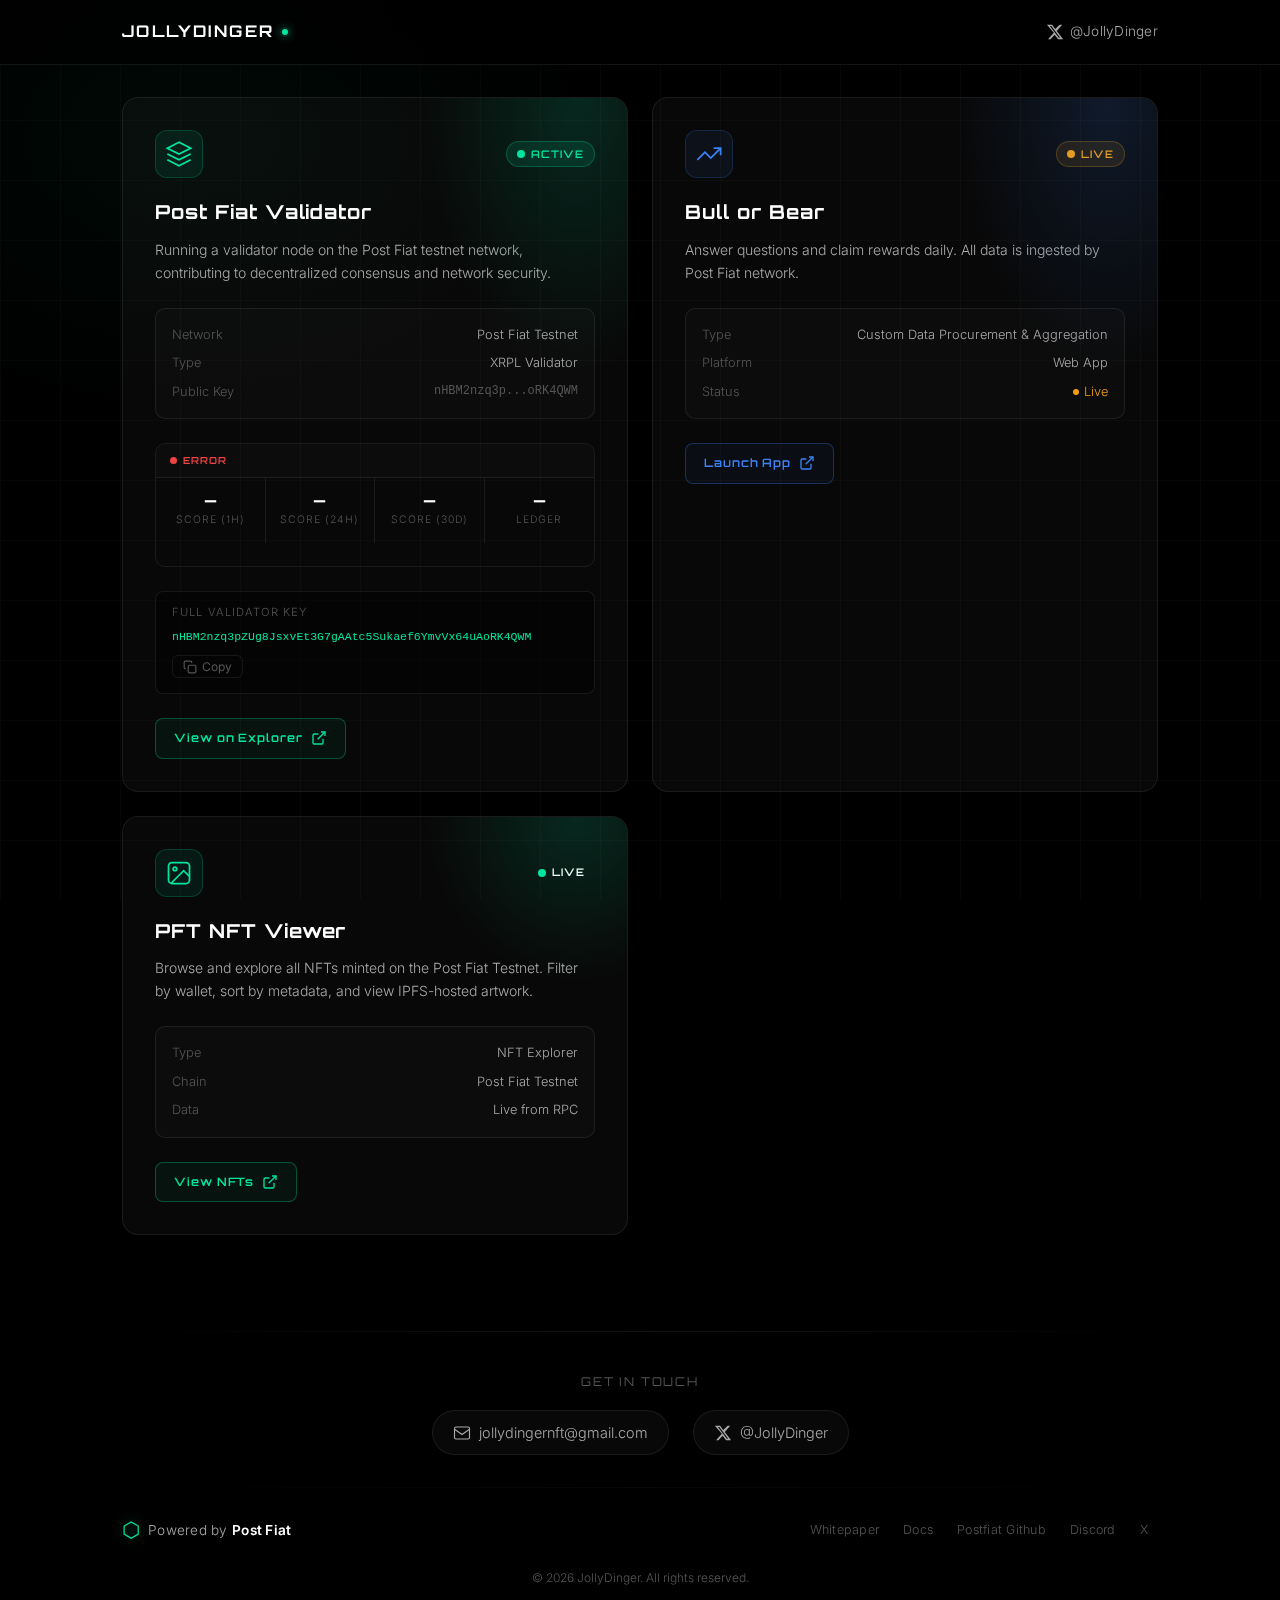
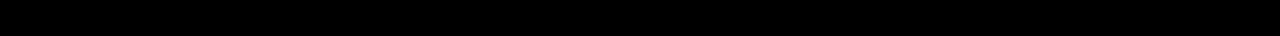
<file: index.html>
<!DOCTYPE html>
<html lang="en">
<head>
  <meta charset="UTF-8" />
  <meta name="viewport" content="width=device-width, initial-scale=1.0" />
  <title>JollyDinger</title>
  <link rel="preconnect" href="https://fonts.googleapis.com" />
  <link rel="preconnect" href="https://fonts.gstatic.com" crossorigin />
  <link href="https://fonts.googleapis.com/css2?family=Orbitron:wght@400;600;700;900&family=Inter:wght@300;400;600&display=swap" rel="stylesheet" />
  <link rel="icon" type="image/png" href="favicon.png" />
  <link rel="stylesheet" href="styles.css" />
</head>
<body>
  <div class="bg-grid"></div>
  <div class="bg-glow"></div>

  <header>
    <nav class="nav-container">
      <div class="logo">
        <span class="logo-text">JOLLYDINGER</span>
        <span class="logo-dot"></span>
      </div>
      <div class="nav-links">
        <a href="https://x.com/JollyDinger" target="_blank" rel="noopener" class="nav-link">
          <svg width="18" height="18" viewBox="0 0 24 24" fill="currentColor"><path d="M18.244 2.25h3.308l-7.227 8.26 8.502 11.24H16.17l-4.714-6.231-5.401 6.231H2.742l7.737-8.835L1.254 2.25H8.08l4.253 5.622zm-1.161 17.52h1.833L7.084 4.126H5.117z"/></svg>
          @JollyDinger
        </a>
      </div>
    </nav>
  </header>

  <main>
    <section class="tiles-section">
      <div class="tiles-grid">

        <!-- Tile 1: Post Fiat Validator -->
        <div class="tile tile--validator">
          <div class="tile-glow"></div>
          <div class="tile-header">
            <div class="tile-icon">
              <svg width="28" height="28" viewBox="0 0 24 24" fill="none" stroke="currentColor" stroke-width="1.5"><path d="M12 2L2 7l10 5 10-5-10-5z"/><path d="M2 17l10 5 10-5"/><path d="M2 12l10 5 10-5"/></svg>
            </div>
            <div class="tile-badge tile-badge--active">
              <span class="pulse-dot"></span>
              ACTIVE
            </div>
          </div>
          <h2 class="tile-title">Post Fiat Validator</h2>
          <p class="tile-desc">Running a validator node on the Post Fiat testnet network, contributing to decentralized consensus and network security.</p>

          <!-- Static info -->
          <div class="validator-stats">
            <div class="stat-row">
              <span class="stat-label">Network</span>
              <span class="stat-value">Post Fiat Testnet</span>
            </div>
            <div class="stat-row">
              <span class="stat-label">Type</span>
              <span class="stat-value">XRPL Validator</span>
            </div>
            <div class="stat-row">
              <span class="stat-label">Public Key</span>
              <span class="stat-value stat-value--mono stat-value--key" title="nHBM2nzq3pZUg8JsxvEt3G7gAAtc5Sukaef6YmvVx64uAoRK4QWM">
                nHBM2nzq3p...oRK4QWM
              </span>
            </div>
          </div>

          <!-- Live stats -->
          <div class="live-section">
            <div class="live-bar">
              <div class="live-indicator" id="wsIndicator">
                <span class="ws-dot" id="wsDot"></span>
                <span class="ws-label" id="wsLabel">CONNECTING</span>
              </div>
              <span class="live-updated" id="lastUpdated"></span>
            </div>
            <div class="live-grid">
              <div class="live-stat">
                <span class="live-val" id="statUptime">—</span>
                <span class="live-label">Score (1h)</span>
              </div>
              <div class="live-stat">
                <span class="live-val" id="statScore24h">—</span>
                <span class="live-label">Score (24h)</span>
              </div>
              <div class="live-stat">
                <span class="live-val" id="statScore30d">—</span>
                <span class="live-label">Score (30d)</span>
              </div>
              <div class="live-stat">
                <span class="live-val" id="statLedger">—</span>
                <span class="live-label">Ledger</span>
              </div>
            </div>
            <div class="last-validated" id="lastValidated"></div>
          </div>

          <div class="full-key-container">
            <span class="full-key-label">Full Validator Key</span>
            <code class="full-key">nHBM2nzq3pZUg8JsxvEt3G7gAAtc5Sukaef6YmvVx64uAoRK4QWM</code>
            <button class="copy-btn" onclick="copyKey(this, 'nHBM2nzq3pZUg8JsxvEt3G7gAAtc5Sukaef6YmvVx64uAoRK4QWM')">
              <svg width="14" height="14" viewBox="0 0 24 24" fill="none" stroke="currentColor" stroke-width="2"><rect x="9" y="9" width="13" height="13" rx="2"/><path d="M5 15H4a2 2 0 01-2-2V4a2 2 0 012-2h9a2 2 0 012 2v1"/></svg>
              Copy
            </button>
          </div>

          <a href="https://explorer.testnet.postfiat.org/validators/nHBM2nzq3pZUg8JsxvEt3G7gAAtc5Sukaef6YmvVx64uAoRK4QWM" target="_blank" rel="noopener" class="tile-cta">
            View on Explorer
            <svg width="16" height="16" viewBox="0 0 24 24" fill="none" stroke="currentColor" stroke-width="2"><path d="M18 13v6a2 2 0 01-2 2H5a2 2 0 01-2-2V8a2 2 0 012-2h6"/><polyline points="15 3 21 3 21 9"/><line x1="10" y1="14" x2="21" y2="3"/></svg>
          </a>
        </div>

        <!-- Tile 2: Bull or Bear -->
        <div class="tile tile--bullbear">
          <div class="tile-glow tile-glow--alt"></div>
          <div class="tile-header">
            <div class="tile-icon tile-icon--alt">
              <svg width="28" height="28" viewBox="0 0 24 24" fill="none" stroke="currentColor" stroke-width="1.5"><polyline points="22 7 13.5 15.5 8.5 10.5 2 17"/><polyline points="16 7 22 7 22 13"/></svg>
            </div>
            <div class="tile-badge tile-badge--live">
              <span class="pulse-dot pulse-dot--amber"></span>
              LIVE
            </div>
          </div>
          <h2 class="tile-title">Bull or Bear</h2>
          <p class="tile-desc">Answer questions and claim rewards daily. All data is ingested by Post Fiat network.</p>

          <div class="validator-stats">
            <div class="stat-row">
              <span class="stat-label">Type</span>
              <span class="stat-value">Custom Data Procurement &amp; Aggregation</span>
            </div>
            <div class="stat-row">
              <span class="stat-label">Platform</span>
              <span class="stat-value">Web App</span>
            </div>
            <div class="stat-row">
              <span class="stat-label">Status</span>
              <span class="stat-value stat-value--amber">
                <span class="pulse-dot pulse-dot--sm pulse-dot--amber"></span>
                Live
              </span>
            </div>
          </div>

          <a href="https://bobbullorbear.vercel.app/" target="_blank" rel="noopener" class="tile-cta tile-cta--alt">
            Launch App
            <svg width="16" height="16" viewBox="0 0 24 24" fill="none" stroke="currentColor" stroke-width="2"><path d="M18 13v6a2 2 0 01-2 2H5a2 2 0 01-2-2V8a2 2 0 012-2h6"/><polyline points="15 3 21 3 21 9"/><line x1="10" y1="14" x2="21" y2="3"/></svg>
          </a>
        </div>

        <!-- Tile 3: PFT NFT Viewer -->
        <div class="tile tile--nftviewer">
          <div class="tile-glow tile-glow--purple"></div>
          <div class="tile-header">
            <div class="tile-icon tile-icon--purple">
              <svg width="28" height="28" viewBox="0 0 24 24" fill="none" stroke="currentColor" stroke-width="1.5"><rect x="3" y="3" width="18" height="18" rx="3"/><circle cx="8.5" cy="8.5" r="1.5"/><polyline points="21 15 16 10 5 21"/></svg>
            </div>
            <div class="tile-badge tile-badge--nft">
              <span class="pulse-dot pulse-dot--purple"></span>
              LIVE
            </div>
          </div>
          <h2 class="tile-title">PFT NFT Viewer</h2>
          <p class="tile-desc">Browse and explore all NFTs minted on the Post Fiat Testnet. Filter by wallet, sort by metadata, and view IPFS-hosted artwork.</p>

          <div class="validator-stats">
            <div class="stat-row">
              <span class="stat-label">Type</span>
              <span class="stat-value">NFT Explorer</span>
            </div>
            <div class="stat-row">
              <span class="stat-label">Chain</span>
              <span class="stat-value">Post Fiat Testnet</span>
            </div>
            <div class="stat-row">
              <span class="stat-label">Data</span>
              <span class="stat-value stat-value--purple">
                <span class="pulse-dot pulse-dot--sm pulse-dot--purple"></span>
                Live from RPC
              </span>
            </div>
          </div>

          <a href="pftnftviewer.html" class="tile-cta tile-cta--purple">
            View NFTs
            <svg width="16" height="16" viewBox="0 0 24 24" fill="none" stroke="currentColor" stroke-width="2"><path d="M18 13v6a2 2 0 01-2 2H5a2 2 0 01-2-2V8a2 2 0 012-2h6"/><polyline points="15 3 21 3 21 9"/><line x1="10" y1="14" x2="21" y2="3"/></svg>
          </a>
        </div>

      </div>
    </section>
  </main>

  <footer>
    <div class="footer-inner">
      <div class="footer-divider"></div>

      <!-- Contact row -->
      <div class="footer-content">
        <p class="footer-label">Get in touch</p>
        <div class="footer-links">
          <a href="mailto:jollydingernft@gmail.com" class="footer-link footer-link--email">
            <svg width="18" height="18" viewBox="0 0 24 24" fill="none" stroke="currentColor" stroke-width="1.5"><rect x="2" y="4" width="20" height="16" rx="2"/><path d="M2 7l10 7 10-7"/></svg>
            jollydingernft@gmail.com
          </a>
          <a href="https://x.com/JollyDinger" target="_blank" rel="noopener" class="footer-link footer-link--x">
            <svg width="18" height="18" viewBox="0 0 24 24" fill="currentColor"><path d="M18.244 2.25h3.308l-7.227 8.26 8.502 11.24H16.17l-4.714-6.231-5.401 6.231H2.742l7.737-8.835L1.254 2.25H8.08l4.253 5.622zm-1.161 17.52h1.833L7.084 4.126H5.117z"/></svg>
            @JollyDinger
          </a>
        </div>
      </div>

      <div class="footer-divider footer-divider--faint"></div>

      <!-- Post Fiat branding + docs row -->
      <div class="footer-pf">
        <a href="https://postfiat.org" target="_blank" rel="noopener" class="pf-brand">
          <span class="pf-hex">⬡</span>
          <span class="pf-text">Powered by <strong>Post Fiat</strong></span>
        </a>
        <nav class="pf-links" aria-label="Post Fiat resources">
          <a href="https://postfiat.org/whitepaper/" target="_blank" rel="noopener" class="pf-link">
            Whitepaper
          </a>
          <a href="https://docs.postfiat.org/Discord-Wallet-Guide-170573318648807a8cd0d4f5022d1a08" target="_blank" rel="noopener" class="pf-link">
            Docs
          </a>
          <a href="https://github.com/postfiatorg" target="_blank" rel="noopener" class="pf-link">
            Postfiat Github
          </a>
          <a href="https://discord.gg/3wJsg3T5Au" target="_blank" rel="noopener" class="pf-link">
            Discord
          </a>
          <a href="https://x.com/PostFiatOrg" target="_blank" rel="noopener" class="pf-link">
            X
          </a>
        </nav>
      </div>

      <p class="footer-copy">&copy; 2026 JollyDinger. All rights reserved.</p>
    </div>
  </footer>

  <script src="script.js"></script>
</body>
</html>
</file>
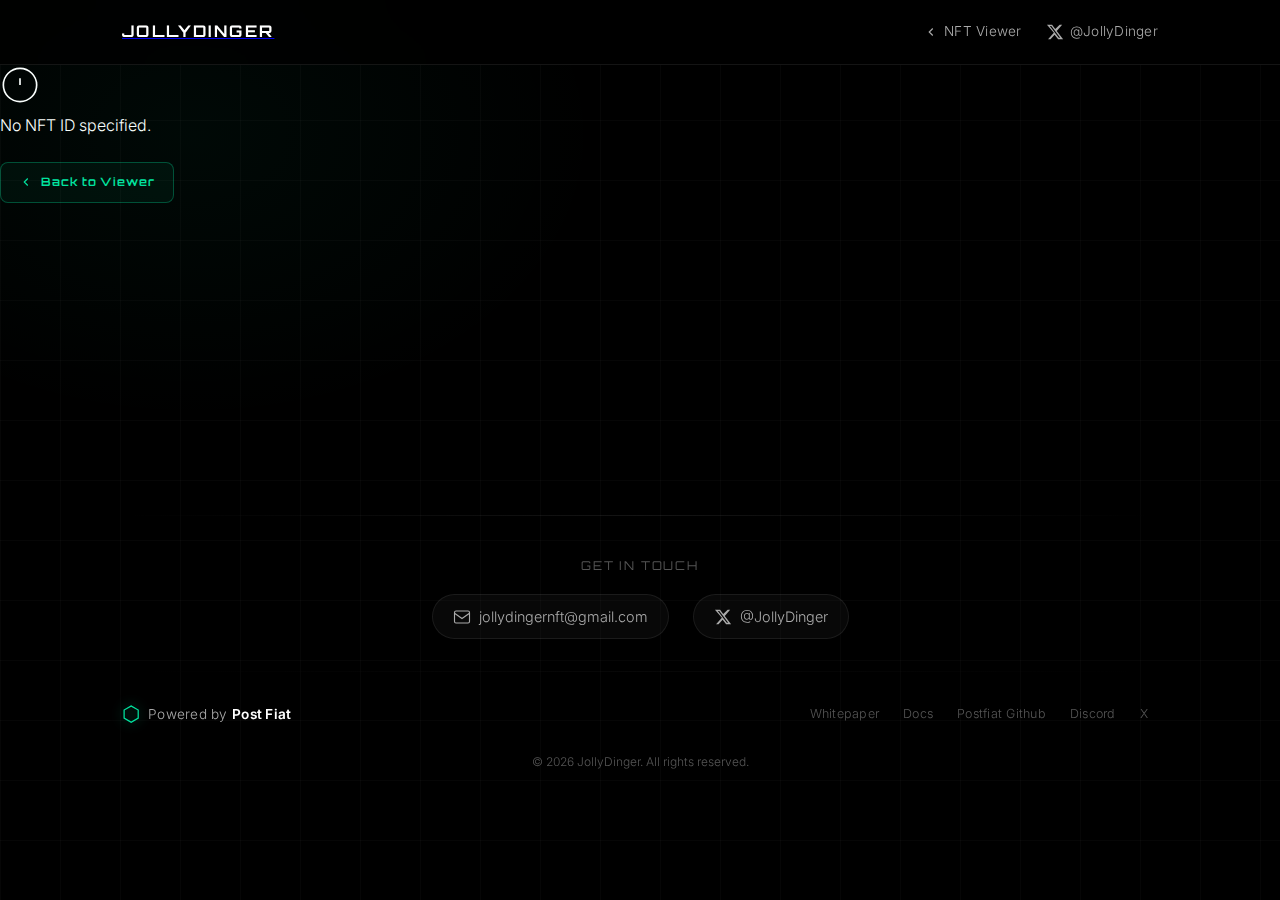
<file: nft-detail.html>
<!DOCTYPE html>
<html lang="en">
<head>
  <meta charset="UTF-8" />
  <meta name="viewport" content="width=device-width, initial-scale=1.0" />
  <title>NFT Detail — JollyDinger</title>
  <link rel="preconnect" href="https://fonts.googleapis.com" />
  <link rel="preconnect" href="https://fonts.gstatic.com" crossorigin />
  <link href="https://fonts.googleapis.com/css2?family=Orbitron:wght@400;600;700;900&family=Inter:wght@300;400;600&display=swap" rel="stylesheet" />
  <link rel="icon" type="image/png" href="favicon.png" />
  <link rel="stylesheet" href="styles.css" />
</head>
<body>
  <div class="bg-grid"></div>
  <div class="bg-glow"></div>

  <header>
    <nav class="nav-container">
      <div class="logo">
        <a href="index.html" class="logo-home-link">
          <span class="logo-text">JOLLYDINGER</span>
          <span class="logo-dot"></span>
        </a>
      </div>
      <div class="nav-links">
        <a href="pftnftviewer.html" class="nav-link">
          <svg width="14" height="14" viewBox="0 0 24 24" fill="none" stroke="currentColor" stroke-width="2"><polyline points="15 18 9 12 15 6"/></svg>
          NFT Viewer
        </a>
        <a href="https://x.com/JollyDinger" target="_blank" rel="noopener" class="nav-link">
          <svg width="18" height="18" viewBox="0 0 24 24" fill="currentColor"><path d="M18.244 2.25h3.308l-7.227 8.26 8.502 11.24H16.17l-4.714-6.231-5.401 6.231H2.742l7.737-8.835L1.254 2.25H8.08l4.253 5.622zm-1.161 17.52h1.833L7.084 4.126H5.117z"/></svg>
          @JollyDinger
        </a>
      </div>
    </nav>
  </header>

  <main>
    <section class="nft-detail-section">
      <div id="nftDetailContent">
        <div class="nft-loading">
          <div class="nft-spinner"></div>
          <span>Loading NFT…</span>
        </div>
      </div>
    </section>
  </main>

  <footer>
    <div class="footer-inner">
      <div class="footer-divider"></div>
      <div class="footer-content">
        <p class="footer-label">Get in touch</p>
        <div class="footer-links">
          <a href="mailto:jollydingernft@gmail.com" class="footer-link footer-link--email">
            <svg width="18" height="18" viewBox="0 0 24 24" fill="none" stroke="currentColor" stroke-width="1.5"><rect x="2" y="4" width="20" height="16" rx="2"/><path d="M2 7l10 7 10-7"/></svg>
            jollydingernft@gmail.com
          </a>
          <a href="https://x.com/JollyDinger" target="_blank" rel="noopener" class="footer-link footer-link--x">
            <svg width="18" height="18" viewBox="0 0 24 24" fill="currentColor"><path d="M18.244 2.25h3.308l-7.227 8.26 8.502 11.24H16.17l-4.714-6.231-5.401 6.231H2.742l7.737-8.835L1.254 2.25H8.08l4.253 5.622zm-1.161 17.52h1.833L7.084 4.126H5.117z"/></svg>
            @JollyDinger
          </a>
        </div>
      </div>
      <div class="footer-divider footer-divider--faint"></div>
      <div class="footer-pf">
        <a href="https://postfiat.org" target="_blank" rel="noopener" class="pf-brand">
          <span class="pf-hex">⬡</span>
          <span class="pf-text">Powered by <strong>Post Fiat</strong></span>
        </a>
        <nav class="pf-links" aria-label="Post Fiat resources">
          <a href="https://postfiat.org/whitepaper/" target="_blank" rel="noopener" class="pf-link">Whitepaper</a>
          <a href="https://docs.postfiat.org/Discord-Wallet-Guide-170573318648807a8cd0d4f5022d1a08" target="_blank" rel="noopener" class="pf-link">Docs</a>
          <a href="https://github.com/postfiatorg" target="_blank" rel="noopener" class="pf-link">Postfiat Github</a>
          <a href="https://discord.gg/3wJsg3T5Au" target="_blank" rel="noopener" class="pf-link">Discord</a>
          <a href="https://x.com/PostFiatOrg" target="_blank" rel="noopener" class="pf-link">X</a>
        </nav>
      </div>
      <p class="footer-copy">&copy; 2026 JollyDinger. All rights reserved.</p>
    </div>
  </footer>

  <script src="nft-detail.js"></script>
</body>
</html>
</file>
<file: styles.css>
/* ============================================================
   JollyDinger — PostFiat-inspired dark minimalist theme
   ============================================================ */

*, *::before, *::after {
  box-sizing: border-box;
  margin: 0;
  padding: 0;
}

:root {
  --bg: #000;
  --bg-card: rgba(255,255,255,0.03);
  --bg-card-hover: rgba(255,255,255,0.06);
  --border: rgba(255,255,255,0.08);
  --border-hover: rgba(255,255,255,0.2);
  --text-primary: #fff;
  --text-secondary: #aaa;
  --text-muted: #555;
  --accent-green: #00e5a0;
  --accent-blue: #3b82f6;
  --accent-amber: #f59e0b;
  --glow-green: rgba(0,229,160,0.15);
  --glow-blue: rgba(59,130,246,0.15);
  --font-display: 'Orbitron', monospace;
  --font-body: 'Inter', sans-serif;
}

html {
  scroll-behavior: smooth;
}

body {
  background: #000;
  color: var(--text-primary);
  font-family: var(--font-body);
  font-weight: 300;
  line-height: 1.6;
  min-height: 100vh;
  overflow-x: hidden;
  position: relative;
}

/* ── Background ─────────────────────────────────────── */

.bg-grid {
  position: fixed;
  inset: 0;
  background-image:
    linear-gradient(rgba(255,255,255,0.025) 1px, transparent 1px),
    linear-gradient(90deg, rgba(255,255,255,0.025) 1px, transparent 1px);
  background-size: 60px 60px;
  pointer-events: none;
  z-index: 0;
}

.bg-glow {
  position: fixed;
  top: -20%;
  left: -20%;
  width: 70%;
  height: 70%;
  background: radial-gradient(ellipse, rgba(0,229,160,0.04) 0%, transparent 65%);
  pointer-events: none;
  z-index: 0;
}

/* ── Nav ─────────────────────────────────────────────── */

header {
  position: sticky;
  top: 0;
  z-index: 100;
  border-bottom: 1px solid var(--border);
  background: rgba(0,0,0,0.7);
  backdrop-filter: blur(16px);
  -webkit-backdrop-filter: blur(16px);
}

.nav-container {
  max-width: 1100px;
  margin: 0 auto;
  padding: 0 2rem;
  height: 64px;
  display: flex;
  align-items: center;
  justify-content: space-between;
}

.logo {
  display: flex;
  align-items: center;
  gap: 8px;
}

.logo-text {
  font-family: var(--font-display);
  font-size: 1rem;
  font-weight: 700;
  letter-spacing: 0.15em;
  color: var(--text-primary);
}

.logo-dot {
  width: 6px;
  height: 6px;
  border-radius: 50%;
  background: var(--accent-green);
  box-shadow: 0 0 8px var(--accent-green);
  animation: pulse-logo 2s ease-in-out infinite;
}

@keyframes pulse-logo {
  0%, 100% { opacity: 1; transform: scale(1); }
  50% { opacity: 0.5; transform: scale(0.8); }
}

.nav-links {
  display: flex;
  align-items: center;
  gap: 1.5rem;
}

.nav-link {
  display: flex;
  align-items: center;
  gap: 6px;
  color: var(--text-secondary);
  text-decoration: none;
  font-size: 0.85rem;
  letter-spacing: 0.02em;
  transition: color 0.2s;
}

.nav-link:hover {
  color: var(--text-primary);
}

/* ── Hero ────────────────────────────────────────────── */

.hero {
  position: relative;
  z-index: 1;
  text-align: center;
  padding: 6rem 2rem 3rem;
}

.hero-content {
  max-width: 700px;
  margin: 0 auto;
}

.hero-title {
  font-family: var(--font-display);
  font-size: clamp(2.5rem, 6vw, 4.5rem);
  font-weight: 900;
  letter-spacing: 0.1em;
  line-height: 1;
  margin-bottom: 1.2rem;
}

.gradient-text {
  background: linear-gradient(135deg, #fff 0%, var(--accent-green) 60%, #3b82f6 100%);
  -webkit-background-clip: text;
  -webkit-text-fill-color: transparent;
  background-clip: text;
}

.hero-subtitle {
  font-size: 1rem;
  color: var(--text-secondary);
  letter-spacing: 0.04em;
  font-weight: 300;
}

/* ── Tiles ───────────────────────────────────────────── */

.tiles-section {
  position: relative;
  z-index: 1;
  max-width: 1100px;
  margin: 0 auto;
  padding: 2rem 2rem 6rem;
}

.tiles-grid {
  display: grid;
  grid-template-columns: repeat(auto-fit, minmax(340px, 1fr));
  gap: 1.5rem;
}

.tile {
  position: relative;
  background: var(--bg-card);
  border: 1px solid var(--border);
  border-radius: 16px;
  padding: 2rem;
  overflow: hidden;
  transition: border-color 0.3s, background 0.3s, transform 0.3s;
  cursor: default;
}

.tile:hover {
  background: var(--bg-card-hover);
  border-color: var(--border-hover);
  transform: translateY(-4px);
}

/* tile glow overlays */
.tile-glow {
  position: absolute;
  top: -40%;
  right: -20%;
  width: 60%;
  height: 80%;
  background: radial-gradient(ellipse, var(--glow-green) 0%, transparent 70%);
  pointer-events: none;
  transition: opacity 0.3s;
}

.tile:hover .tile-glow {
  opacity: 1.5;
}

.tile-glow--alt {
  background: radial-gradient(ellipse, var(--glow-blue) 0%, transparent 70%);
}

/* ── Tile Header ─────────────────────────────────────── */

.tile-header {
  display: flex;
  align-items: center;
  justify-content: space-between;
  margin-bottom: 1.2rem;
}

.tile-icon {
  width: 48px;
  height: 48px;
  border-radius: 12px;
  background: rgba(0,229,160,0.08);
  border: 1px solid rgba(0,229,160,0.2);
  display: flex;
  align-items: center;
  justify-content: center;
  color: var(--accent-green);
}

.tile-icon--alt {
  background: rgba(59,130,246,0.08);
  border-color: rgba(59,130,246,0.2);
  color: var(--accent-blue);
}

.tile-badge {
  display: flex;
  align-items: center;
  gap: 6px;
  font-family: var(--font-display);
  font-size: 0.65rem;
  font-weight: 600;
  letter-spacing: 0.12em;
  padding: 4px 10px;
  border-radius: 99px;
}

.tile-badge--active {
  background: rgba(0,229,160,0.1);
  border: 1px solid rgba(0,229,160,0.25);
  color: var(--accent-green);
}

.tile-badge--live {
  background: rgba(245,158,11,0.1);
  border: 1px solid rgba(245,158,11,0.25);
  color: var(--accent-amber);
}

/* ── Pulse Dot ───────────────────────────────────────── */

.pulse-dot {
  width: 8px;
  height: 8px;
  border-radius: 50%;
  background: var(--accent-green);
  flex-shrink: 0;
  animation: pulse-ring 2s ease-in-out infinite;
}

.pulse-dot--sm {
  width: 6px;
  height: 6px;
}

.pulse-dot--amber {
  background: var(--accent-amber);
  animation: pulse-ring-amber 2s ease-in-out infinite;
}

@keyframes pulse-ring {
  0%, 100% { box-shadow: 0 0 0 0 rgba(0,229,160,0.5); }
  50% { box-shadow: 0 0 0 5px rgba(0,229,160,0); }
}

@keyframes pulse-ring-amber {
  0%, 100% { box-shadow: 0 0 0 0 rgba(245,158,11,0.5); }
  50% { box-shadow: 0 0 0 5px rgba(245,158,11,0); }
}

/* ── Tile Body ───────────────────────────────────────── */

.tile-title {
  font-family: var(--font-display);
  font-size: 1.2rem;
  font-weight: 700;
  letter-spacing: 0.05em;
  margin-bottom: 0.6rem;
  color: var(--text-primary);
}

.tile-desc {
  font-size: 0.875rem;
  color: var(--text-secondary);
  line-height: 1.65;
  margin-bottom: 1.5rem;
}

/* ── Stats ───────────────────────────────────────────── */

.validator-stats {
  display: flex;
  flex-direction: column;
  gap: 0.5rem;
  margin-bottom: 1.5rem;
  padding: 1rem;
  background: rgba(255,255,255,0.02);
  border: 1px solid var(--border);
  border-radius: 10px;
}

.stat-row {
  display: flex;
  align-items: center;
  justify-content: space-between;
  gap: 1rem;
  font-size: 0.8rem;
}

.stat-label {
  color: var(--text-muted);
  flex-shrink: 0;
}

.stat-value {
  color: var(--text-secondary);
  text-align: right;
}

.stat-value--green {
  color: var(--accent-green);
  display: flex;
  align-items: center;
  gap: 5px;
}

.stat-value--amber {
  color: var(--accent-amber);
  display: flex;
  align-items: center;
  gap: 5px;
}

.stat-value--mono {
  font-family: monospace;
  font-size: 0.75rem;
}

.stat-value--key {
  color: var(--text-muted);
  overflow: hidden;
  text-overflow: ellipsis;
  white-space: nowrap;
  max-width: 160px;
}

/* ── Live Stats ──────────────────────────────────────── */

.live-section {
  margin-bottom: 1.5rem;
  border: 1px solid var(--border);
  border-radius: 10px;
  overflow: hidden;
}

.live-bar {
  display: flex;
  align-items: center;
  justify-content: space-between;
  padding: 0.55rem 0.85rem;
  background: rgba(255,255,255,0.02);
  border-bottom: 1px solid var(--border);
}

.live-indicator {
  display: flex;
  align-items: center;
  gap: 6px;
}

.ws-dot {
  width: 7px;
  height: 7px;
  border-radius: 50%;
  background: var(--text-muted);
  flex-shrink: 0;
  transition: background 0.4s;
}

.ws-dot--connecting {
  background: var(--accent-amber);
  animation: pulse-ring-amber 1.5s ease-in-out infinite;
}

.ws-dot--live {
  background: var(--accent-green);
  animation: pulse-ring 2s ease-in-out infinite;
}

.ws-dot--error {
  background: #ef4444;
}

.ws-label {
  font-family: var(--font-display);
  font-size: 0.6rem;
  font-weight: 600;
  letter-spacing: 0.12em;
  color: var(--text-muted);
  transition: color 0.4s;
}

.ws-label--connecting { color: var(--accent-amber); }
.ws-label--live       { color: var(--accent-green); }
.ws-label--error      { color: #ef4444; }

.live-updated {
  font-size: 0.7rem;
  color: var(--text-muted);
  font-variant-numeric: tabular-nums;
}

.live-grid {
  display: grid;
  grid-template-columns: repeat(4, 1fr);
  gap: 0;
}

.live-stat {
  display: flex;
  flex-direction: column;
  align-items: center;
  padding: 0.9rem 0.5rem;
  border-right: 1px solid var(--border);
}

.live-stat:last-child {
  border-right: none;
}

.live-val {
  font-family: var(--font-display);
  font-size: 1rem;
  font-weight: 700;
  color: var(--text-primary);
  letter-spacing: 0.03em;
  line-height: 1;
  margin-bottom: 4px;
  transition: color 0.4s;
}

.live-val--green { color: var(--accent-green); }
.live-val--red   { color: #ef4444; }

.live-label {
  font-size: 0.65rem;
  color: var(--text-muted);
  text-transform: uppercase;
  letter-spacing: 0.1em;
}

.last-validated {
  padding: 0 0.85rem 0.6rem;
  font-size: 0.72rem;
  color: var(--text-muted);
  min-height: 1.4rem;
  display: flex;
  align-items: center;
  gap: 5px;
}

.last-validated.flash {
  color: var(--accent-green);
}

/* ── Full Key ────────────────────────────────────────── */

.full-key-container {
  margin-bottom: 1.5rem;
  background: rgba(0,0,0,0.4);
  border: 1px solid var(--border);
  border-radius: 8px;
  padding: 0.75rem 1rem;
}

.full-key-label {
  display: block;
  font-size: 0.7rem;
  color: var(--text-muted);
  text-transform: uppercase;
  letter-spacing: 0.1em;
  margin-bottom: 0.4rem;
}

.full-key {
  display: block;
  font-family: monospace;
  font-size: 0.72rem;
  color: var(--accent-green);
  word-break: break-all;
  line-height: 1.5;
  margin-bottom: 0.6rem;
}

.copy-btn {
  display: inline-flex;
  align-items: center;
  gap: 5px;
  font-family: var(--font-body);
  font-size: 0.75rem;
  color: var(--text-muted);
  background: none;
  border: 1px solid var(--border);
  border-radius: 6px;
  padding: 3px 10px;
  cursor: pointer;
  transition: color 0.2s, border-color 0.2s;
}

.copy-btn:hover {
  color: var(--text-primary);
  border-color: var(--border-hover);
}

.copy-btn.copied {
  color: var(--accent-green);
  border-color: rgba(0,229,160,0.3);
}

/* ── CTA Button ──────────────────────────────────────── */

.tile-cta {
  display: inline-flex;
  align-items: center;
  gap: 8px;
  font-family: var(--font-display);
  font-size: 0.72rem;
  font-weight: 600;
  letter-spacing: 0.08em;
  color: var(--accent-green);
  text-decoration: none;
  border: 1px solid rgba(0,229,160,0.3);
  border-radius: 8px;
  padding: 10px 18px;
  background: rgba(0,229,160,0.05);
  transition: background 0.2s, border-color 0.2s, color 0.2s;
}

.tile-cta:hover {
  background: rgba(0,229,160,0.12);
  border-color: rgba(0,229,160,0.6);
  color: #fff;
}

.tile-cta--alt {
  color: var(--accent-blue);
  border-color: rgba(59,130,246,0.3);
  background: rgba(59,130,246,0.05);
}

.tile-cta--alt:hover {
  background: rgba(59,130,246,0.12);
  border-color: rgba(59,130,246,0.6);
  color: #fff;
}

/* ── Footer ──────────────────────────────────────────── */

footer {
  position: relative;
  z-index: 1;
}

.footer-inner {
  max-width: 1100px;
  margin: 0 auto;
  padding: 0 2rem 3rem;
}

.footer-divider {
  height: 1px;
  background: linear-gradient(90deg, transparent, var(--border), transparent);
  margin-bottom: 2.5rem;
}

.footer-content {
  text-align: center;
}

.footer-label {
  font-size: 0.75rem;
  color: var(--text-muted);
  text-transform: uppercase;
  letter-spacing: 0.15em;
  font-family: var(--font-display);
  margin-bottom: 1.2rem;
}

.footer-links {
  display: flex;
  align-items: center;
  justify-content: center;
  flex-wrap: wrap;
  gap: 1.5rem;
  margin-bottom: 2rem;
}

.footer-link {
  display: flex;
  align-items: center;
  gap: 8px;
  font-size: 0.9rem;
  text-decoration: none;
  color: var(--text-secondary);
  padding: 10px 20px;
  border: 1px solid var(--border);
  border-radius: 99px;
  background: var(--bg-card);
  transition: color 0.2s, border-color 0.2s, background 0.2s;
}

.footer-link--email:hover {
  color: var(--accent-green);
  border-color: rgba(0,229,160,0.3);
  background: rgba(0,229,160,0.05);
}

.footer-link--x:hover {
  color: #fff;
  border-color: rgba(255,255,255,0.3);
  background: rgba(255,255,255,0.05);
}

.footer-copy {
  font-size: 0.75rem;
  color: var(--text-muted);
  text-align: center;
  margin-top: 1.5rem;
}

.footer-divider--faint {
  opacity: 0.4;
  margin: 2rem 0 1.75rem;
}

/* ── Post Fiat branding block ────────────────────────── */

.footer-pf {
  display: flex;
  align-items: center;
  justify-content: space-between;
  flex-wrap: wrap;
  gap: 1rem;
}

.pf-brand {
  display: flex;
  align-items: center;
  gap: 8px;
  text-decoration: none;
  color: var(--text-secondary);
  transition: color 0.2s;
}

.pf-brand:hover {
  color: var(--accent-green);
}

.pf-hex {
  font-size: 1.3rem;
  color: var(--accent-green);
  line-height: 1;
  filter: drop-shadow(0 0 6px rgba(0,229,160,0.5));
}

.pf-text {
  font-size: 0.85rem;
  letter-spacing: 0.02em;
}

.pf-text strong {
  font-weight: 600;
  color: var(--text-primary);
}

.pf-links {
  display: flex;
  align-items: center;
  flex-wrap: wrap;
  gap: 0.25rem;
}

.pf-link {
  font-size: 0.78rem;
  color: var(--text-muted);
  text-decoration: none;
  padding: 4px 10px;
  border-radius: 6px;
  transition: color 0.2s, background 0.2s;
  letter-spacing: 0.02em;
}

.pf-link:hover {
  color: var(--text-primary);
  background: rgba(255,255,255,0.05);
}

@media (max-width: 640px) {
  .footer-pf {
    flex-direction: column;
    align-items: flex-start;
  }
}

/* ── Responsive ──────────────────────────────────────── */

@media (max-width: 640px) {
  .nav-container {
    padding: 0 1.25rem;
  }

  .hero {
    padding: 4rem 1.25rem 2rem;
  }

  .tiles-section {
    padding: 1rem 1.25rem 4rem;
  }

  .tiles-grid {
    grid-template-columns: 1fr;
  }

  .footer-inner {
    padding: 0 1.25rem 2.5rem;
  }

  .footer-links {
    flex-direction: column;
    gap: 0.75rem;
  }
}
</file>
